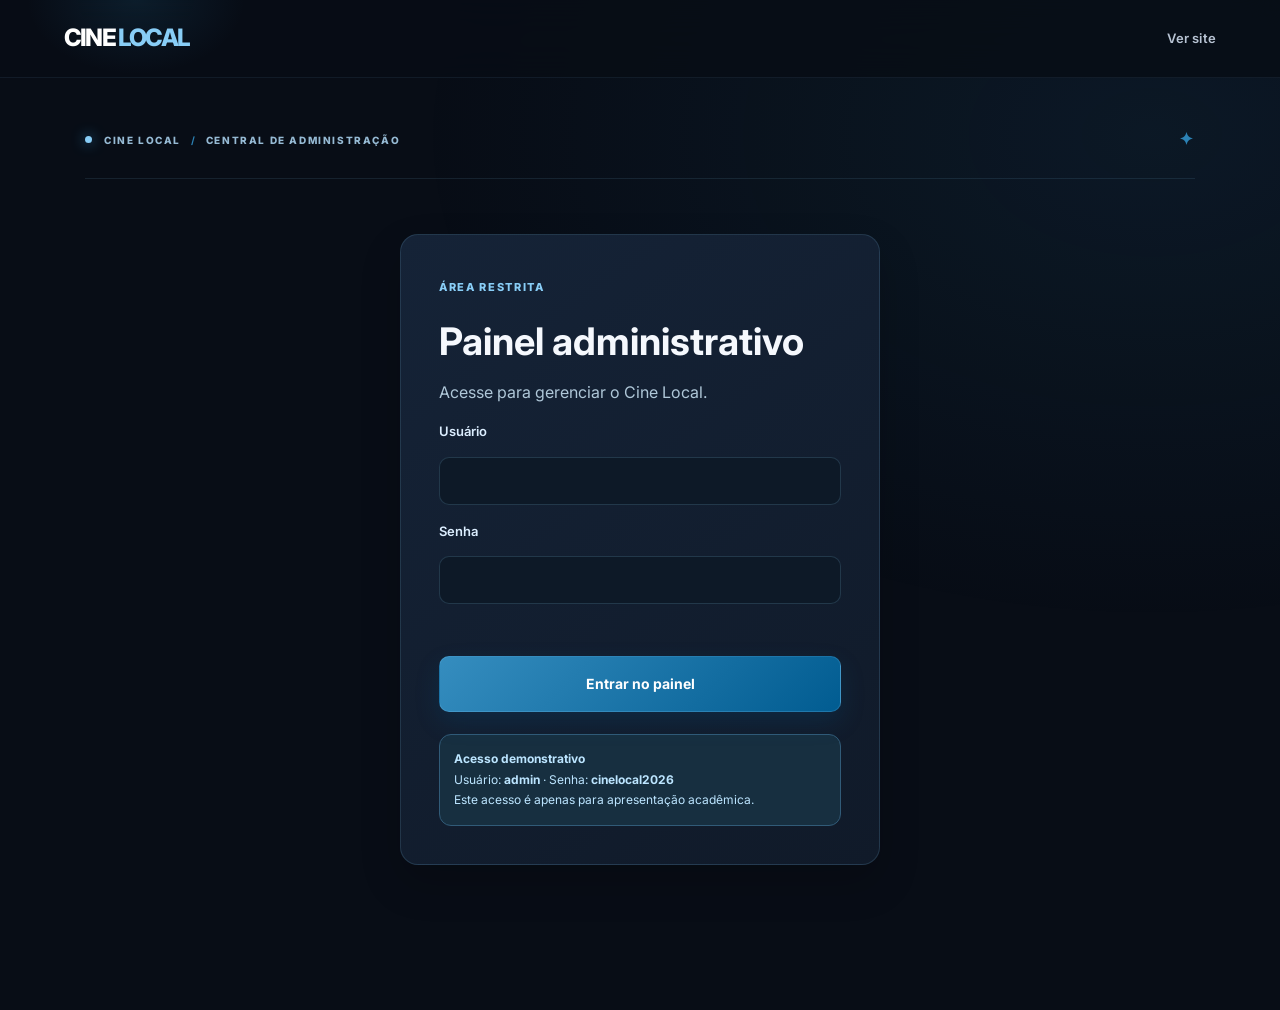
<file: admin.html>
<!DOCTYPE html>

<html lang="pt-BR">
<head>
<meta charset="utf-8"/>
<meta content="width=device-width, initial-scale=1.0" name="viewport"/>
<title>
   Administração | Cine Local
  </title>
<link href="style.css" rel="stylesheet"/>
<link href="https://fonts.googleapis.com" rel="preconnect"/>
<link crossorigin="" href="https://fonts.gstatic.com" rel="preconnect"/>
<link href="https://fonts.googleapis.com/css2?family=Inter:wght@400;500;600;700;800&amp;display=swap" rel="stylesheet"/>
<meta content="#071521" name="theme-color"/>
</head>
<body class="admin-body cinema-theme">
<header class="header admin-header">
<a class="logo" href="index.html">
    CINE
    <span>
     LOCAL
    </span>
</a>
<nav>
<a href="index.html">
     Ver site
    </a>
<button class="btn-login" hidden="" id="sair-admin" type="button">
     Sair
    </button>
</nav>
<span aria-hidden="true" class="header-glow"></span></header>
<main class="admin-main"><div class="subpage-ribbon"><span class="live-dot"></span><span> CINE LOCAL <b> / </b> CENTRAL DE ADMINISTRAÇÃO</span><i aria-hidden="true">✦</i></div>
<section class="admin-login-card" id="admin-login">
<span class="tag">
     ÁREA RESTRITA
    </span>
<h1>
     Painel administrativo
    </h1>
<p>
     Acesse para gerenciar o Cine Local.
    </p>
<form class="admin-form" id="form-admin-login">
<label for="admin-usuario">
      Usuário
     </label>
<input autocomplete="username" id="admin-usuario" required=""/>
<label for="admin-senha">
      Senha
     </label>
<input autocomplete="current-password" id="admin-senha" required="" type="password"/>
<p aria-live="polite" class="admin-message" id="admin-login-msg">
</p>
<button class="btn-primary" type="submit">
      Entrar no painel
     </button>
</form>
<div class="admin-demo-note">
<strong>
      Acesso demonstrativo
     </strong>
<br/>
     Usuário:
     <b>
      admin
     </b>
     · Senha:
     <b>
      cinelocal2026
     </b>
<br/>
     Este acesso é apenas para apresentação acadêmica.
    </div>
</section>
<section class="hidden" id="admin-app">
<div class="admin-welcome">
<div>
<span class="tag">
       CENTRAL DE CONTROLE
      </span>
<h1>
       Painel administrativo
      </h1>
<p>
       Gerencie filmes, sessões e acompanhe as vendas.
      </p>
</div>
<span class="admin-live">
      ● Ambiente local
     </span>
</div>
<nav aria-label="Seções administrativas" class="admin-tabs">
<button class="active" data-tab="dashboard">
      Visão geral
     </button>
<button data-tab="filmes">
      Filmes
     </button>
<button data-tab="programacao">
      Programação
     </button>
<button data-tab="reservas">
      Reservas
     </button>
<button data-tab="relatorios">
      Relatórios
     </button>
</nav>
<section class="admin-tab-content" id="tab-dashboard">
<div class="admin-stats" id="admin-stats">
</div>
<div class="admin-panel">
<div class="admin-panel-heading">
<div>
<h2>
         Vendas recentes
        </h2>
<p>
         Últimos pedidos registrados neste navegador.
        </p>
</div>
<button class="admin-secondary" data-go="reservas">
        Ver todas
       </button>
</div>
<div id="dashboard-recentes">
</div>
</div>
</section>
<section class="admin-tab-content hidden" id="tab-filmes">
<div class="admin-panel">
<div class="admin-panel-heading">
<div>
<h2>
         Catálogo de filmes
        </h2>
<p>
         Adicione, edite ou remova títulos do catálogo.
        </p>
</div>
<button class="btn-primary admin-add" id="novo-filme">
        + Novo filme
       </button>
</div>
<form class="admin-edit-form hidden" id="form-filme">
<h3 id="form-filme-titulo">
        Novo filme
       </h3>
<input id="filme-id" type="hidden"/>
<div class="admin-form-grid">
<label>
         Nome do filme
         <input id="filme-nome" required=""/>
</label>
<label>
         Gênero
         <input id="filme-genero" required=""/>
</label>
<label>
         Classificação
         <input id="filme-classificacao" value="A definir"/>
</label>
<label>
         URL do pôster
         <input id="filme-poster" placeholder="https://..." type="url"/>
</label>
<label class="admin-full">
         Sinopse
         <textarea id="filme-sinopse" required="" rows="3"></textarea>
</label>
<label class="admin-full">
         Link do trailer
         <input id="filme-trailer" placeholder="https://..." type="url"/>
</label>
</div>
<div class="admin-form-actions">
<button class="btn-primary" type="submit">
         Salvar filme
        </button>
<button class="admin-secondary" id="cancelar-filme" type="button">
         Cancelar
        </button>
</div>
</form>
<div class="admin-movie-list" id="admin-lista-filmes">
</div>
</div>
</section>
<section class="admin-tab-content hidden" id="tab-programacao">
<div class="admin-panel">
<h2>
       Programação da sala
      </h2>
<p>
       Defina o horário de exibição de cada filme. A programação é diária e considera uma única sala.
      </p>
<form id="form-programacao">
<div class="admin-schedule-list" id="admin-horarios">
</div>
<button class="btn-primary" type="submit">
        Salvar programação
       </button>
<p aria-live="polite" class="admin-message" id="programacao-msg">
</p>
</form>
</div>
</section>
<section class="admin-tab-content hidden" id="tab-reservas">
<div class="admin-panel">
<div class="admin-panel-heading">
<div>
<h2>
         Reservas e pedidos
        </h2>
<p>
         Compras confirmadas registradas no armazenamento local.
        </p>
</div>
</div>
<div class="admin-table-wrap" id="admin-tabela-reservas">
</div>
</div>
</section>
<section class="admin-tab-content hidden" id="tab-relatorios">
<div class="admin-panel">
<h2>
       Relatórios
      </h2>
<p>
       Resumo calculado a partir dos pedidos salvos neste navegador.
      </p>
<div class="admin-report-grid" id="admin-relatorios">
</div>
<div class="admin-panel-heading admin-report-heading">
<h3>
        Vendas por filme
       </h3>
</div>
<div id="admin-vendas-filmes">
</div>
</div>
</section>
<p class="admin-footnote">
     Os dados são armazenados neste navegador (localStorage). Para uso real com vários clientes, será necessário conectar um banco de dados e autenticação segura.
    </p>
</section>
</main>
<script src="shared.js"></script>
<script src="admin.js">
</script>
</body>
</html>
</file>
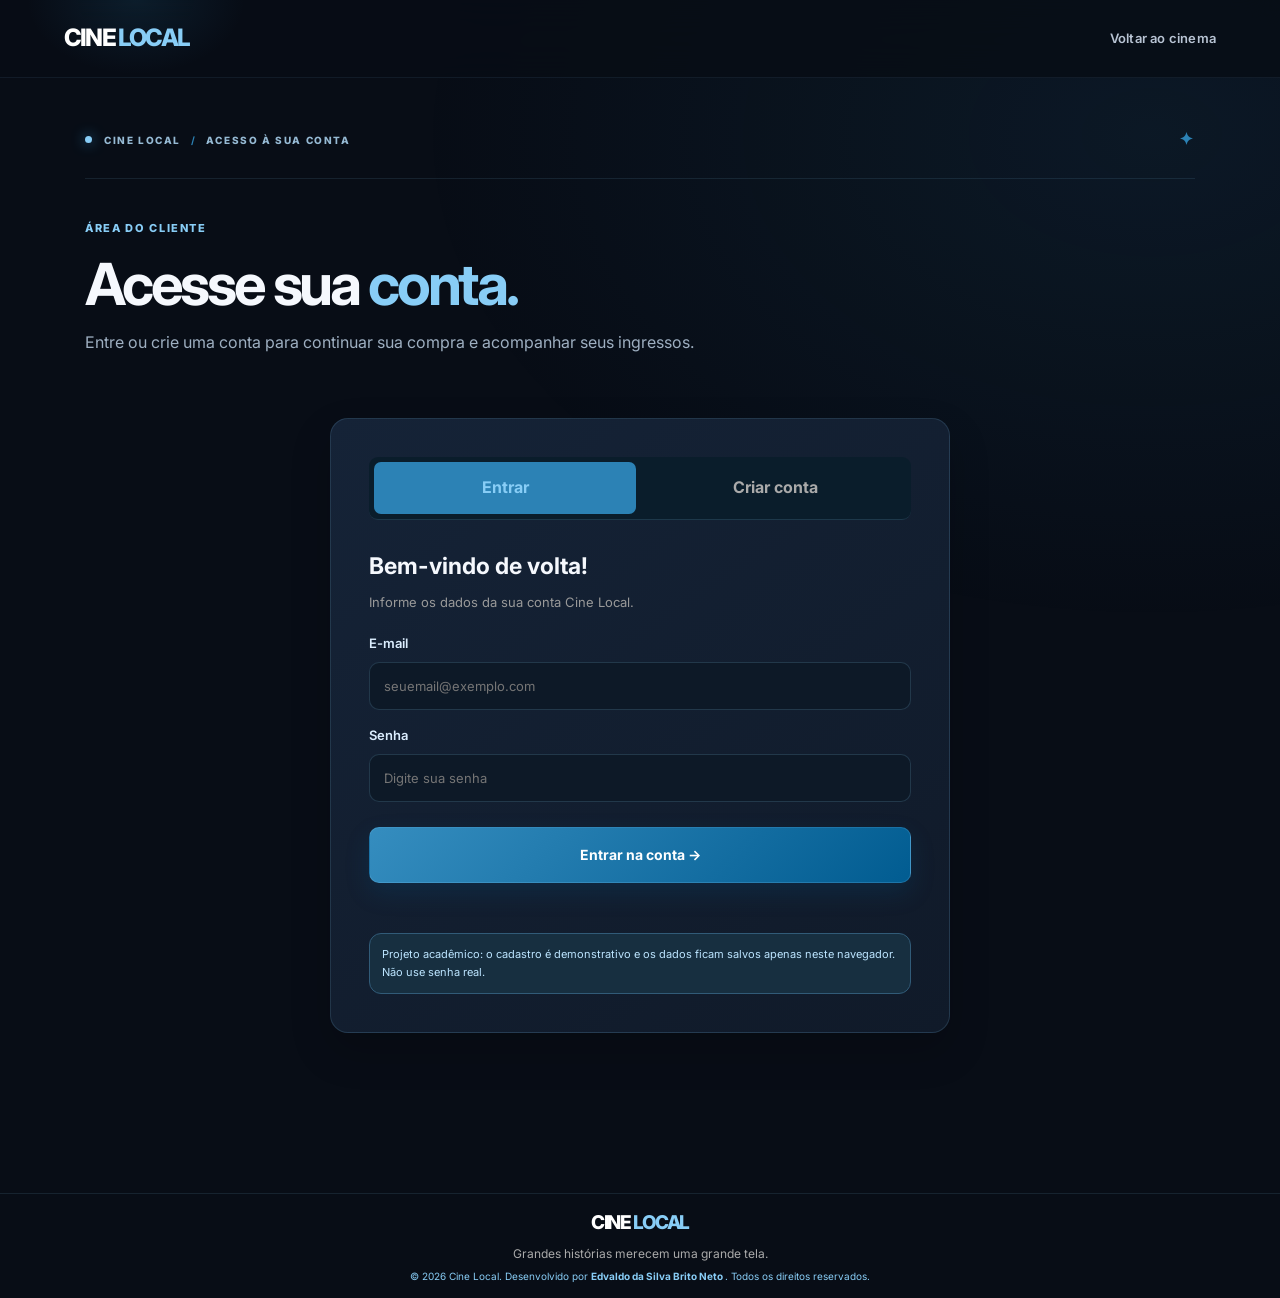
<file: checkout.html>
<!DOCTYPE html>

<html lang="pt-BR">
<head>
<meta charset="utf-8"/>
<meta content="width=device-width, initial-scale=1.0" name="viewport"/>
<title>
   Finalizar compra | Cine Local
  </title>
<link href="style.css" rel="stylesheet"/>
<link href="https://fonts.googleapis.com" rel="preconnect"/>
<link crossorigin="" href="https://fonts.gstatic.com" rel="preconnect"/>
<link href="https://fonts.googleapis.com/css2?family=Inter:wght@400;500;600;700;800&amp;display=swap" rel="stylesheet"/>
<meta content="#071521" name="theme-color"/>
</head>
<body class="checkout-body cinema-theme">
<header class="header">
<a class="logo" href="index.html">
    CINE
    <span>
     LOCAL
    </span>
</a>
<nav>
<a href="index.html">
     Voltar ao cinema
    </a>
</nav>
<span aria-hidden="true" class="header-glow"></span></header>
<main class="checkout-main"><div class="subpage-ribbon"><span class="live-dot"></span><span> CINE LOCAL <b> / </b> SUA SESSÃO ESTÁ CHEGANDO</span><i aria-hidden="true">✦</i></div>
<section class="checkout-layout" id="checkout-conteudo">
<div class="checkout-intro">
<span class="tag">
      ÚLTIMA ETAPA
     </span>
<h1>
      Finalize sua
      <span>
       compra.
      </span>
</h1>
<p>
      Confira seus dados e escolha como deseja simular o pagamento.
     </p>
</div>
<div class="checkout-grid">
<form class="checkout-form" id="form-checkout">
<section class="checkout-card">
<div class="checkout-card-heading">
<span class="checkout-step">
         1
        </span>
<div>
<h2>
          Seus dados
         </h2>
<p>
          Precisamos dessas informações para identificar seu ingresso.
         </p>
</div>
</div>
<label for="nome">
        Nome completo
       </label>
<input autocomplete="name" id="nome" minlength="3" name="nome" placeholder="Digite seu nome completo" required="" type="text"/>
<div class="checkout-fields-two">
<div>
<label for="cpf">
          CPF
         </label>
<input id="cpf" inputmode="numeric" maxlength="14" name="cpf" placeholder="000.000.000-00" required="" type="text"/>
</div>
<div>
<label for="email">
          E-mail
         </label>
<input autocomplete="email" id="email" name="email" placeholder="seuemail@exemplo.com" required="" type="email"/>
</div>
</div>
</section>
<section class="checkout-card">
<div class="checkout-card-heading">
<span class="checkout-step">
         2
        </span>
<div>
<h2>
          Forma de pagamento
         </h2>
<p>
          Escolha uma opção para a simulação acadêmica.
         </p>
</div>
</div>
<div class="payment-options">
<label class="payment-option">
<input checked="" name="pagamento" type="radio" value="PIX"/>
<span class="payment-icon">
          ▦
         </span>
<span>
<strong>
           PIX
          </strong>
<small>
           Confirmação simulada imediata
          </small>
</span>
<span class="payment-check">
          ✓
         </span>
</label>
<label class="payment-option">
<input name="pagamento" type="radio" value="Cartão de crédito"/>
<span class="payment-icon">
          ▣
         </span>
<span>
<strong>
           Cartão de crédito
          </strong>
<small>
           Pagamento fictício para demonstração
          </small>
</span>
<span class="payment-check">
          ✓
         </span>
</label>
</div>
<div class="simulation-notice">
<strong>
         Ambiente de demonstração.
        </strong>
        Nenhuma cobrança real será feita e nenhum dado bancário será solicitado.
       </div>
</section>
<label class="terms-check">
<input id="termos" required="" type="checkbox"/>
<span>
        Confirmo que os dados informados estão corretos e entendo que este é um pagamento simulado.
       </span>
</label>
<button class="btn-primary checkout-submit" type="submit">
       Confirmar compra simulada
       <span>
        →
       </span>
</button>
<a class="checkout-back" href="index.html?voltar=assentos">
       ← Voltar e alterar os assentos
      </a>
</form>
<aside class="order-summary checkout-card">
<span class="tag">
       SEU PEDIDO
      </span>
<h2>
       Resumo da compra
      </h2>
<div class="order-film">
<div class="order-film-icon">
        ▶
       </div>
<div>
<strong id="pedido-filme">
         Carregando...
        </strong>
<small id="pedido-sessao">
         Sessão
        </small>
</div>
</div>
<div class="order-line">
<span>
        Cadeiras
       </span>
<strong id="pedido-cadeiras">
        -
       </strong>
</div>
<div class="order-line">
<span>
        Quantidade
       </span>
<strong id="pedido-quantidade">
        0
       </strong>
</div>
<div class="order-line">
<span>
        Valor por ingresso
       </span>
<strong id="pedido-unitario">
        R$ 0,00
       </strong>
</div>
<div class="order-total">
<span>
        Total
       </span>
<strong id="pedido-total">
        R$ 0,00
       </strong>
</div>
<p class="order-footnote">
       Seus assentos só serão marcados como ocupados após a confirmação desta simulação.
      </p>
</aside>
</div>
</section>
<section class="success-card hidden" id="compra-sucesso">
<div class="success-symbol">
     ✓
    </div>
<span class="tag">
     COMPRA CONCLUÍDA
    </span>
<h1>
     Ingresso
     <span>
      confirmado!
     </span>
</h1>
<p class="success-message">
     Sua compra foi registrada nesta demonstração do Cine Local.
    </p>
<div class="digital-ticket">
<div class="ticket-top">
<div>
<span class="ticket-label">
        CINE LOCAL
       </span>
<h2 id="ticket-filme">
        Filme
       </h2>
<p id="ticket-sessao">
        Data e sessão
       </p>
</div>
<span class="ticket-status">
       CONFIRMADO
      </span>
</div>
<div class="ticket-divider">
</div>
<div class="ticket-details">
<div>
<small>
        CLIENTE
       </small>
<strong id="ticket-cliente">
        -
       </strong>
</div>
<div>
<small>
        CADEIRAS
       </small>
<strong id="ticket-cadeiras">
        -
       </strong>
</div>
<div>
<small>
        PAGAMENTO
       </small>
<strong id="ticket-pagamento">
        -
       </strong>
</div>
<div>
<small>
        TOTAL
       </small>
<strong id="ticket-total">
        -
       </strong>
</div>
</div>
<div class="ticket-code-area">
<div class="ticket-code" id="ticket-code">
       CL-000000
      </div>
<small>
       APRESENTE ESTE CÓDIGO NA BILHETERIA
      </small>
</div>
</div>
<p class="demo-warning">
     Este é um ingresso demonstrativo. O código não representa uma compra real nem garante entrada no cinema.
    </p>
<a class="btn-primary success-home" href="index.html">
     Voltar ao início
    </a>
</section>
</main>
<footer>
<div class="logo">
    CINE
    <span>
     LOCAL
    </span>
</div>
<p>
    Grandes histórias merecem uma grande tela.
   </p>
<small>
    © 2026 Cine Local. Desenvolvido por
    <strong>
     Edvaldo da Silva Brito Neto
    </strong>
    . Todos os direitos reservados.
   </small>
</footer>
<script src="shared.js"></script>
<script src="checkout.js">
</script>
</body>
</html>
</file>
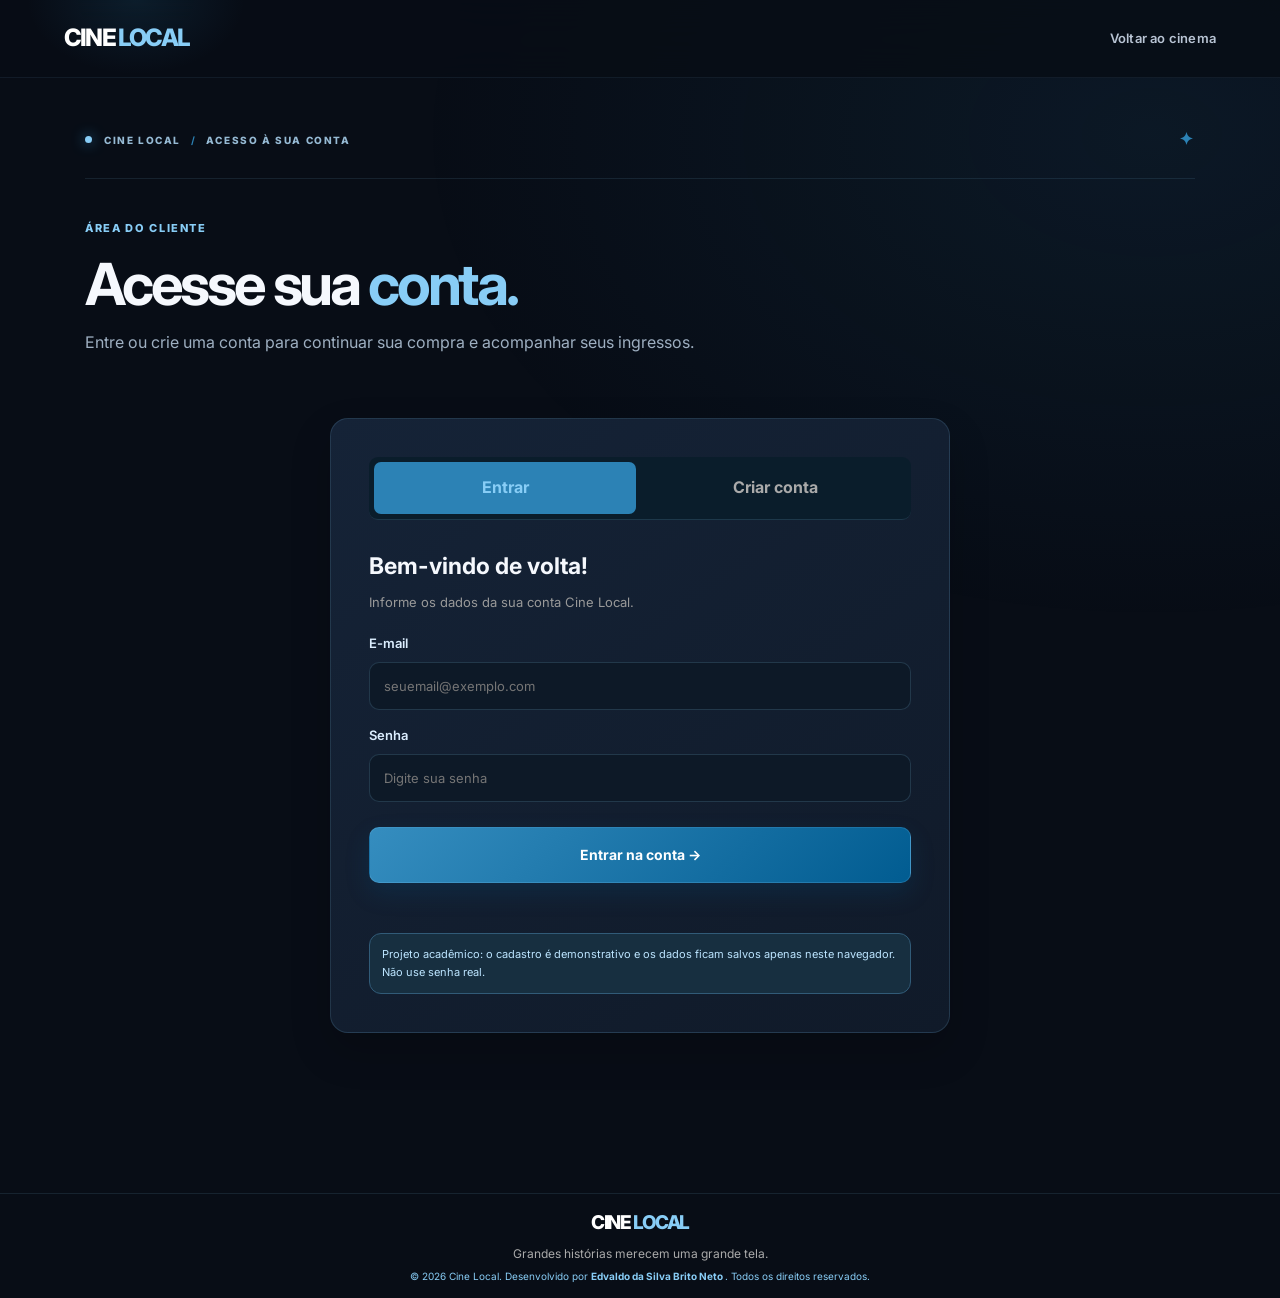
<file: conta.html>
<!DOCTYPE html>

<html lang="pt-BR">
<head>
<meta charset="utf-8"/>
<meta content="width=device-width, initial-scale=1.0" name="viewport"/>
<title>
   Minha conta | Cine Local
  </title>
<link href="style.css" rel="stylesheet"/>
<link href="https://fonts.googleapis.com" rel="preconnect"/>
<link crossorigin="" href="https://fonts.gstatic.com" rel="preconnect"/>
<link href="https://fonts.googleapis.com/css2?family=Inter:wght@400;500;600;700;800&amp;display=swap" rel="stylesheet"/>
<meta content="#071521" name="theme-color"/>
</head>
<body class="checkout-body cinema-theme">
<header class="header">
<a class="logo" href="index.html">
    CINE
    <span>
     LOCAL
    </span>
</a>
<nav>
<a href="index.html">
     Voltar ao cinema
    </a>
</nav>
<span aria-hidden="true" class="header-glow"></span></header>
<main class="checkout-main account-main"><div class="subpage-ribbon"><span class="live-dot"></span><span> CINE LOCAL <b> / </b> ACESSO À SUA CONTA</span><i aria-hidden="true">✦</i></div>
<section class="checkout-intro">
<span class="tag">
     ÁREA DO CLIENTE
    </span>
<h1>
     Acesse sua
     <span>
      conta.
     </span>
</h1>
<p>
     Entre ou crie uma conta para continuar sua compra e acompanhar seus ingressos.
    </p>
</section>
<section class="checkout-card account-card">
<div class="account-tabs">
<button class="account-tab active" id="tab-login" type="button">
      Entrar
     </button>
<button class="account-tab" id="tab-cadastro" type="button">
      Criar conta
     </button>
</div>
<form class="account-form" id="form-login">
<h2>
      Bem-vindo de volta!
     </h2>
<p>
      Informe os dados da sua conta Cine Local.
     </p>
<label for="login-email">
      E-mail
     </label>
<input autocomplete="email" id="login-email" name="email" placeholder="seuemail@exemplo.com" required="" type="email"/>
<label for="login-senha">
      Senha
     </label>
<input autocomplete="current-password" id="login-senha" name="senha" placeholder="Digite sua senha" required="" type="password"/>
<button class="btn-primary account-submit" type="submit">
      Entrar na conta →
     </button>
</form>
<form class="account-form hidden" id="form-cadastro">
<h2>
      Crie sua conta
     </h2>
<p>
      Faça seu cadastro para comprar e consultar seus ingressos.
     </p>
<label for="cadastro-nome">
      Nome completo
     </label>
<input autocomplete="name" id="cadastro-nome" minlength="3" name="nome" placeholder="Seu nome completo" required="" type="text"/>
<label for="cadastro-email">
      E-mail
     </label>
<input autocomplete="email" id="cadastro-email" name="email" placeholder="seuemail@exemplo.com" required="" type="email"/>
<label for="cadastro-cpf">
      CPF
     </label>
<input id="cadastro-cpf" inputmode="numeric" maxlength="14" name="cpf" placeholder="000.000.000-00" required="" type="text"/>
<label for="cadastro-senha">
      Senha
     </label>
<input autocomplete="new-password" id="cadastro-senha" minlength="6" name="senha" placeholder="Crie uma senha (mínimo 6 caracteres)" required="" type="password"/>
<label for="cadastro-confirmar">
      Confirmar senha
     </label>
<input autocomplete="new-password" id="cadastro-confirmar" minlength="6" name="confirmar" placeholder="Digite a senha novamente" required="" type="password"/>
<button class="btn-primary account-submit" type="submit">
      Criar minha conta →
     </button>
</form>
<p aria-live="polite" class="account-message" id="mensagem-conta">
</p>
<p class="account-notice">
     Projeto acadêmico: o cadastro é demonstrativo e os dados ficam salvos apenas neste navegador. Não use senha real.
    </p>
</section>
</main>
<footer>
<div class="logo">
    CINE
    <span>
     LOCAL
    </span>
</div>
<p>
    Grandes histórias merecem uma grande tela.
   </p>
<small>
    © 2026 Cine Local. Desenvolvido por
    <strong>
     Edvaldo da Silva Brito Neto
    </strong>
    . Todos os direitos reservados.
   </small>
</footer>
<script src="shared.js"></script>
<script src="conta.js">
</script>
</body>
</html>
</file>
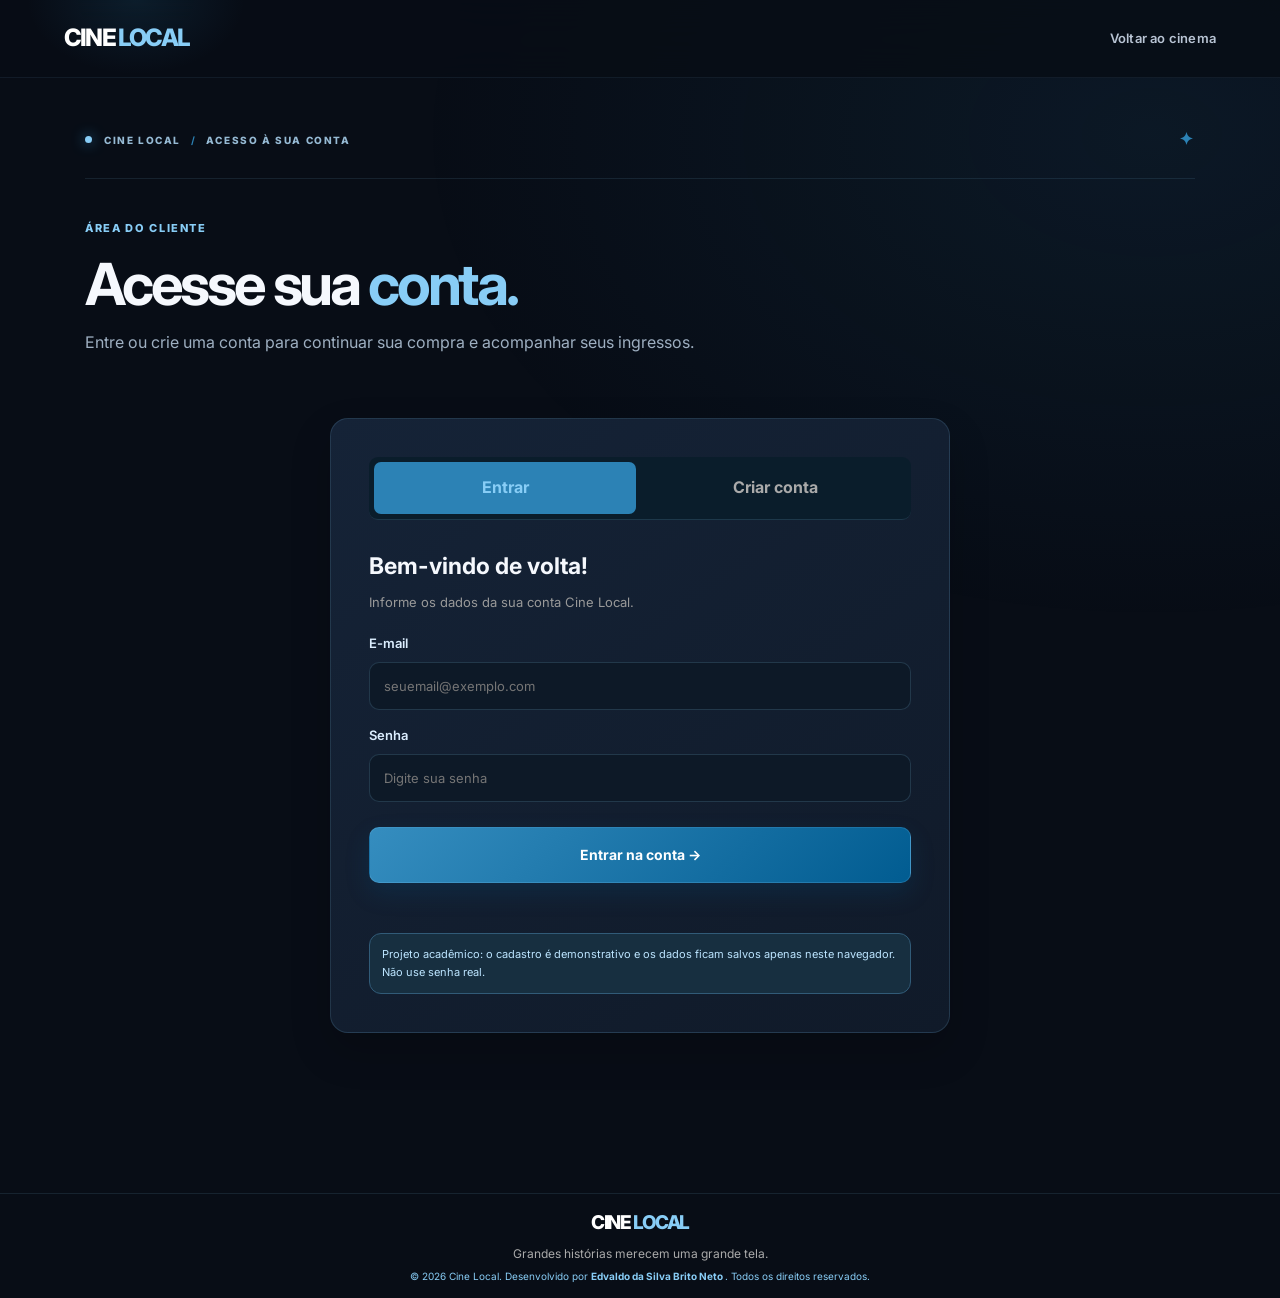
<file: meus-ingressos.html>
<!DOCTYPE html>

<html lang="pt-BR">
<head>
<meta charset="utf-8"/>
<meta content="width=device-width, initial-scale=1.0" name="viewport"/>
<title>
   Meus ingressos | Cine Local
  </title>
<link href="style.css" rel="stylesheet"/>
<link href="https://fonts.googleapis.com" rel="preconnect"/>
<link crossorigin="" href="https://fonts.gstatic.com" rel="preconnect"/>
<link href="https://fonts.googleapis.com/css2?family=Inter:wght@400;500;600;700;800&amp;display=swap" rel="stylesheet"/>
<meta content="#071521" name="theme-color"/>
</head>
<body class="checkout-body cinema-theme">
<header class="header">
<a class="logo" href="index.html">
    CINE
    <span>
     LOCAL
    </span>
</a>
<nav>
<a href="index.html">
     Voltar ao cinema
    </a>
<button class="btn-login" id="btn-sair" type="button">
     Sair
    </button>
</nav>
<span aria-hidden="true" class="header-glow"></span></header>
<main class="checkout-main tickets-main"><div class="subpage-ribbon"><span class="live-dot"></span><span> CINE LOCAL <b> / </b> SEUS INGRESSOS</span><i aria-hidden="true">✦</i></div>
<section class="checkout-intro">
<span class="tag">
     ÁREA DO CLIENTE
    </span>
<h1>
     Meus
     <span>
      ingressos.
     </span>
</h1>
<p id="boas-vindas">
     Consulte suas compras realizadas no Cine Local.
    </p>
</section>
<section class="tickets-list" id="lista-ingressos">
</section>
</main>
<footer>
<div class="logo">
    CINE
    <span>
     LOCAL
    </span>
</div>
<p>
    Grandes histórias merecem uma grande tela.
   </p>
<small>
    © 2026 Cine Local. Desenvolvido por
    <strong>
     Edvaldo da Silva Brito Neto
    </strong>
    . Todos os direitos reservados.
   </small>
</footer>
<script src="shared.js"></script>
<script src="meus-ingressos.js">
</script>
</body>
</html>
</file>
<file: style.css>
:root  {
  --background: #071521;
  --surface: #10283A;
  --blue: #2C82B5;
  --white: #ffffff;
  --muted: #AFC7D8;
}
*  {
  margin: 0;
  padding: 0;
  box-sizing: border-box;
}
html  {
  scroll-behavior: smooth;
}
body  {
  background: var(--background);
  color: var(--white);
  font-family: 'Inter', sans-serif;
  padding-top: 82px;
  padding-bottom: 115px;
  min-height: 100vh;
}
button  {
  font-family: inherit;
  cursor: pointer;
}
.hidden  {
  display: none !important;
}
.header  {
  min-height: 82px;
  padding: 0 8%;
  display: flex;
  justify-content: space-between;
  align-items: center;
  background: #0B263A;
  border-bottom: 1px solid #1B3B52;
  position: fixed;
  top: 0;
  left: 0;
  width: 100%;
  z-index: 1000;
}
.logo  {
  font-size: 25px;
  font-weight: 800;
  letter-spacing: -1px;
  color: white;
  text-decoration: none;
}
.logo span  {
  color: var(--blue);
}
nav  {
  display: flex;
  align-items: center;
  gap: 32px;
}
nav a  {
  text-decoration: none;
  color: #DCEEFF;
  font-size: 14px;
  transition: .3s;
}
nav a:hover  {
  color: var(--blue);
}
.btn-login  {
  background: var(--blue);
  color: white;
  border: 0;
  padding: 12px 23px;
  border-radius: 7px;
  font-weight: 700;
  transition: .3s;
}
.btn-login:hover  {
  background: #015C91;
}
.hero  {
  min-height: 610px;
  padding: 100px 10%;
  display: flex;
  align-items: center;
  justify-content: space-between;
  background: radial-gradient(ellipse at 80% 50%, #063A5B 0%, transparent 45%), linear-gradient(120deg, #071521, #0A2030);
}
.hero-content  {
  max-width: 610px;
}
.tag  {
  color: var(--blue);
  font-size: 11px;
  font-weight: 800;
  letter-spacing: 2px;
}
.hero h1  {
  font-size: clamp(40px, 6vw, 68px);
  line-height: 1.12;
  margin: 23px 0;
  letter-spacing: -2px;
}
.hero h1 span, .checkout-intro h1 span, .success-card h1 span, .empty-checkout h1 span  {
  color: var(--blue);
}
.hero p  {
  color: #bbb;
  font-size: 16px;
  line-height: 1.9;
  max-width: 500px;
}
.btn-primary  {
  display: inline-block;
  background: var(--blue);
  border: 0;
  color: white;
  padding: 16px 25px;
  border-radius: 7px;
  font-size: 14px;
  font-weight: 700;
  margin-top: 30px;
  transition: .3s;
  text-decoration: none;
  text-align: center;
}
.btn-primary:hover:not(:disabled)  {
  background: #015C91;
  transform: translateY(-3px);
}
.btn-primary:disabled  {
  opacity: .4;
  cursor: not-allowed;
}
.hero-decoration  {
  width: 240px;
  height: 240px;
  border: 1px solid #2C82B5;
  border-radius: 50%;
  display: grid;
  place-items: center;
  background: #2C82B515;
  box-shadow: 0 0 90px #2C82B520;
  font-size: 65px;
  color: var(--blue);
}
.filmes-section  {
  padding: 80px 8%;
  min-height: 550px;
}
.section-heading  {
  margin-bottom: 38px;
}
.section-heading h2  {
  font-size: 36px;
  margin: 12px 0;
}
.section-heading p  {
  color: var(--muted);
  margin-top: 10px;
}
.filmes-grid  {
  display: grid;
  grid-template-columns: repeat(3, minmax(0, 1fr));
  gap: 28px;
}
.filme-card  {
  background: var(--surface);
  border-radius: 12px;
  overflow: hidden;
  border: 1px solid #1B3B52;
  transition: .3s;
}
.filme-card:hover  {
  transform: translateY(-7px);
  border-color: #88CDF6;
}
.filme-poster  {
  height: 430px;
  width: 100%;
  overflow: hidden;
  background: #10283A;
}
.filme-poster img  {
  width: 100%;
  height: 100%;
  display: block;
  object-fit: cover;
  object-position: center top;
  transition: transform .4s ease;
}
.filme-card:hover .filme-poster img  {
  transform: scale(1.04);
}
.poster-erro  {
  background: linear-gradient(135deg, #123B56, #071521);
}
.filme-info  {
  padding: 22px;
}
.filme-info h3  {
  font-size: 18px;
}
.filme-info p  {
  color: var(--muted);
  font-size: 13px;
  margin: 10px 0 20px;
}
.btn-detalhes  {
  width: 100%;
  padding: 13px;
  background: transparent;
  color: white;
  border: 1px solid var(--blue);
  border-radius: 6px;
  font-weight: 700;
  transition: .3s;
}
.btn-detalhes:hover  {
  background: var(--blue);
}
.detalhes  {
  padding: 60px 10%;
  min-height: 500px;
}
.btn-voltar  {
  background: transparent;
  color: white;
  border: 0;
  margin-bottom: 30px;
  font-size: 15px;
}
.btn-voltar:hover  {
  color: var(--blue);
}
.detalhes-conteudo  {
  background: var(--surface);
  padding: 35px;
  border-radius: 12px;
}
.detalhes-conteudo h2  {
  font-size: 36px;
  margin: 12px 0 20px;
}
.detalhes-conteudo h3  {
  margin: 25px 0 10px;
}
.detalhes-conteudo p  {
  color: #bbb;
  line-height: 1.8;
  margin-bottom: 15px;
}
.btn-trailer  {
  display: inline-block;
  margin-top: 15px;
  padding: 14px 22px;
  background: var(--blue);
  color: white;
  text-decoration: none;
  border-radius: 6px;
}
.btn-trailer:hover  {
  background: #015C91;
}
.sessoes  {
  display: flex;
  flex-wrap: wrap;
  gap: 12px;
  margin-top: 18px;
}
.btn-sessao  {
  padding: 14px 24px;
  border: 1px solid var(--blue);
  background: transparent;
  color: white;
  border-radius: 7px;
  font-weight: 700;
  transition: .3s;
}
.btn-sessao:hover  {
  background: var(--blue);
}
.assentos-section  {
  padding: 60px 8%;
  min-height: 650px;
}
.assentos-section .section-heading  {
  text-align: center;
  margin-bottom: 35px;
}
.assentos-section .section-heading h2  {
  font-size: 34px;
}
.assentos-section .section-heading p  {
  margin-top: 12px;
}
.sala-container  {
  max-width: 850px;
  margin: auto;
  padding: 35px 25px;
  background: var(--surface);
  border: 1px solid #1B3B52;
  border-radius: 15px;
}
.tela-cinema  {
  max-width: 580px;
  height: 45px;
  margin: 0 auto 15px;
  display: flex;
  justify-content: center;
  align-items: center;
  background: linear-gradient(90deg, transparent, #2C82B5, transparent);
  border-radius: 50% 50% 5px 5px;
  box-shadow: 0 12px 25px #2C82B525;
}
.tela-cinema span  {
  font-size: 12px;
  font-weight: 800;
  letter-spacing: 4px;
}
.orientacao  {
  text-align: center;
  color: var(--muted);
  font-size: 12px;
  margin-bottom: 35px;
}
.mapa-assentos  {
  max-width: 650px;
  margin: auto;
  display: grid;
  grid-template-columns: repeat(10, minmax(0, 1fr));
  gap: 13px 9px;
}
.assento  {
  aspect-ratio: 1 / 1;
  border: none;
  border-radius: 7px 7px 4px 4px;
  background: #286a48;
  color: white;
  font-size: 12px;
  font-weight: 700;
  transition: .2s;
  box-shadow: inset 0 -4px 0 #17442e;
}
.assento:hover:not(:disabled)  {
  transform: translateY(-4px);
  background: #369765;
}
.assento.selecionado  {
  background: var(--blue);
  box-shadow: inset 0 -4px 0 #015C91;
  outline: 2px solid #BCE5FF;
}
.assento.ocupado  {
  background: #555;
  box-shadow: inset 0 -4px 0 #29465C;
  color: #aaa;
  cursor: not-allowed;
  opacity: .7;
}
.legenda  {
  display: flex;
  justify-content: center;
  gap: 25px;
  flex-wrap: wrap;
  margin-top: 35px;
}
.legenda div  {
  display: flex;
  align-items: center;
  gap: 8px;
  font-size: 12px;
  color: #ccc;
}
.legenda-cor  {
  width: 14px;
  height: 14px;
  display: inline-block;
  border-radius: 4px;
}
.legenda-cor.disponivel  {
  background: #286a48;
}
.legenda-cor.selecionada  {
  background: var(--blue);
}
.legenda-cor.ocupada  {
  background: #555;
}
.resumo-compra  {
  max-width: 850px;
  margin: 25px auto 0;
  padding: 28px;
  background: var(--surface);
  border: 1px solid #1B3B52;
  border-radius: 12px;
}
.resumo-compra h3  {
  font-size: 20px;
  margin-bottom: 22px;
}
.resumo-linha  {
  display: flex;
  justify-content: space-between;
  gap: 15px;
  margin: 15px 0;
  color: #bbb;
  font-size: 14px;
}
.resumo-linha strong  {
  color: white;
  text-align: right;
}
.resumo-total  {
  border-top: 1px solid #29465C;
  margin-top: 20px;
  padding-top: 20px;
  display: flex;
  justify-content: space-between;
  align-items: center;
  font-size: 16px;
}
.resumo-total strong  {
  color: #42c77a;
  font-size: 25px;
}
.btn-continuar  {
  width: 100%;
}
footer  {
  position: fixed;
  bottom: 0;
  left: 0;
  width: 100%;
  min-height: 115px;
  z-index: 1000;
  padding: 12px 8%;
  background: #0B263A;
  border-top: 1px solid #1B3B52;
  text-align: center;
  display: flex;
  flex-direction: column;
  align-items: center;
  justify-content: center;
}
footer .logo  {
  font-size: 19px;
}
footer p  {
  color: #aaa;
  margin: 5px 0;
  font-size: 12px;
}
footer small  {
  color: #88CDF6;
  font-size: 10px;
}
footer small strong  {
  color: var(--blue);
  font-weight: 700;
}
/* FINALIZAÇÃO DA COMPRA */
.checkout-body  {
  padding-bottom: 145px;
}
.checkout-main  {
  width: min(1120px, 88%);
  margin: 55px auto 70px;
}
.checkout-intro  {
  margin-bottom: 32px;
}
.checkout-intro h1, .success-card h1, .empty-checkout h1  {
  font-size: clamp(36px, 5vw, 52px);
  letter-spacing: -1.8px;
  margin: 12px 0;
}
.checkout-intro p, .success-message  {
  color: #aaa;
  line-height: 1.7;
}
.checkout-grid  {
  display: grid;
  grid-template-columns: minmax(0, 1.55fr) minmax(280px, .85fr);
  gap: 25px;
  align-items: start;
}
.checkout-form  {
  display: flex;
  flex-direction: column;
  gap: 20px;
}
.checkout-card  {
  background: var(--surface);
  border: 1px solid #1B3B52;
  border-radius: 14px;
  padding: 28px;
}
.checkout-card-heading  {
  display: flex;
  align-items: center;
  gap: 14px;
  margin-bottom: 25px;
}
.checkout-step  {
  width: 35px;
  height: 35px;
  flex: 0 0 35px;
  border-radius: 50%;
  background: #2C82B520;
  color: var(--blue);
  display: grid;
  place-items: center;
  font-weight: 800;
}
.checkout-card-heading h2, .order-summary h2  {
  font-size: 20px;
  margin-bottom: 5px;
}
.checkout-card-heading p  {
  color: #888;
  font-size: 12px;
  line-height: 1.5;
}
.checkout-form label:not(.payment-option):not(.terms-check)  {
  display: block;
  color: #DCEEFF;
  font-size: 13px;
  font-weight: 600;
  margin: 15px 0 8px;
}
.checkout-form input[type="text"], .checkout-form input[type="email"]  {
  width: 100%;
  height: 48px;
  border-radius: 7px;
  border: 1px solid #31536B;
  background: #0A1D2B;
  color: white;
  padding: 0 14px;
  outline: none;
  font: inherit;
  font-size: 13px;
}
.checkout-form input:focus  {
  border-color: var(--blue);
  box-shadow: 0 0 0 3px #2C82B51c;
}
.checkout-fields-two  {
  display: grid;
  grid-template-columns: 1fr 1.2fr;
  gap: 15px;
}
.payment-options  {
  display: grid;
  gap: 12px;
}
.payment-option  {
  display: flex;
  align-items: center;
  gap: 13px;
  padding: 16px;
  border: 1px solid #31536B;
  border-radius: 9px;
  cursor: pointer;
  transition: .2s;
}
.payment-option:has(input:checked)  {
  border-color: var(--blue);
  background: #2C82B50d;
}
.payment-option input  {
  accent-color: var(--blue);
}
.payment-icon  {
  width: 38px;
  height: 38px;
  border-radius: 8px;
  display: grid;
  place-items: center;
  background: #1B3B52;
  color: var(--blue);
  font-size: 22px;
}
.payment-option strong, .payment-option small  {
  display: block;
}
.payment-option strong  {
  font-size: 14px;
}
.payment-option small  {
  color: #888;
  font-size: 11px;
  margin-top: 4px;
}
.payment-check  {
  margin-left: auto;
  color: var(--blue);
  opacity: 0;
  font-weight: 800;
}
.payment-option:has(input:checked) .payment-check  {
  opacity: 1;
}
.simulation-notice  {
  background: #172F40;
  border: 1px solid #315B78;
  color: #BCE5FF;
  border-radius: 8px;
  padding: 13px;
  font-size: 12px;
  line-height: 1.6;
  margin-top: 17px;
}
.simulation-notice strong  {
  color: #BCE5FF;
}
.terms-check  {
  display: flex;
  align-items: flex-start;
  gap: 10px;
  color: #aaa;
  font-size: 12px;
  line-height: 1.6;
  cursor: pointer;
}
.terms-check input  {
  margin-top: 3px;
  accent-color: var(--blue);
}
.checkout-submit  {
  width: 100%;
  margin-top: 0;
  font: inherit;
  font-size: 14px;
}
.checkout-back  {
  display: block;
  text-align: center;
  color: #999;
  font-size: 12px;
  text-decoration: none;
  margin-top: -5px;
}
.checkout-back:hover  {
  color: white;
}
.order-summary  {
  position: sticky;
  top: 105px;
}
.order-summary h2  {
  margin: 12px 0 22px;
}
.order-film  {
  display: flex;
  align-items: center;
  gap: 13px;
  padding: 16px 0 20px;
  border-bottom: 1px solid #29465C;
  margin-bottom: 15px;
}
.order-film-icon  {
  width: 45px;
  height: 55px;
  display: grid;
  place-items: center;
  border-radius: 6px;
  background: linear-gradient(145deg, #015C91, #10283A);
  color: var(--blue);
}
.order-film strong, .order-film small  {
  display: block;
}
.order-film strong  {
  font-size: 14px;
  line-height: 1.4;
}
.order-film small  {
  color: #888;
  margin-top: 5px;
  font-size: 11px;
}
.order-line  {
  display: flex;
  justify-content: space-between;
  gap: 12px;
  margin: 16px 0;
  color: #999;
  font-size: 12px;
}
.order-line strong  {
  color: #eee;
  text-align: right;
}
.order-total  {
  border-top: 1px solid #29465C;
  padding-top: 20px;
  margin-top: 22px;
  display: flex;
  justify-content: space-between;
  align-items: center;
}
.order-total span  {
  color: #DCEEFF;
  font-weight: 600;
}
.order-total strong  {
  color: #42c77a;
  font-size: 25px;
}
.order-footnote  {
  color: #88CDF6;
  font-size: 10px;
  line-height: 1.6;
  margin-top: 20px;
}
.success-card  {
  max-width: 720px;
  margin: 0 auto;
  text-align: center;
}
.success-symbol  {
  width: 65px;
  height: 65px;
  border-radius: 50%;
  background: #1d5839;
  color: #73e5a5;
  display: grid;
  place-items: center;
  font-size: 34px;
  font-weight: 800;
  margin: 0 auto 25px;
}
.digital-ticket  {
  text-align: left;
  margin: 35px auto 20px;
  background: #10283A;
  border: 1px solid #29465C;
  border-radius: 14px;
  overflow: hidden;
}
.ticket-top  {
  padding: 25px;
  display: flex;
  justify-content: space-between;
  align-items: flex-start;
  gap: 15px;
}
.ticket-label  {
  color: var(--blue);
  font-size: 10px;
  font-weight: 800;
  letter-spacing: 2px;
}
.ticket-top h2  {
  font-size: 23px;
  margin: 12px 0 7px;
}
.ticket-top p  {
  color: #aaa;
  font-size: 13px;
}
.ticket-status  {
  color: #73e5a5;
  border: 1px solid #286a48;
  border-radius: 30px;
  padding: 7px 10px;
  font-size: 9px;
  font-weight: 800;
  letter-spacing: 1px;
}
.ticket-divider  {
  border-top: 1px dashed #555;
}
.ticket-details  {
  padding: 22px 25px;
  display: grid;
  grid-template-columns: 1fr 1fr;
  gap: 22px;
}
.ticket-details small, .ticket-details strong  {
  display: block;
}
.ticket-details small  {
  color: #88CDF6;
  font-size: 9px;
  letter-spacing: 1px;
  margin-bottom: 7px;
}
.ticket-details strong  {
  color: #eee;
  font-size: 13px;
  overflow-wrap: anywhere;
}
.ticket-code-area  {
  text-align: center;
  border-top: 1px solid #29465C;
  padding: 22px;
}
.ticket-code  {
  display: inline-block;
  color: white;
  background: #071521;
  border: 1px dashed #88CDF6;
  border-radius: 7px;
  padding: 13px 24px;
  font-size: 23px;
  font-weight: 800;
  letter-spacing: 3px;
  margin-bottom: 10px;
}
.ticket-code-area small  {
  display: block;
  color: #888;
  font-size: 9px;
  letter-spacing: 1px;
}
.demo-warning  {
  color: #BCE5FF;
  background: #172F40;
  border: 1px solid #315B78;
  border-radius: 8px;
  padding: 13px;
  font-size: 11px;
  line-height: 1.6;
}
.success-home  {
  min-width: 220px;
}
.empty-checkout  {
  max-width: 650px;
  margin: 60px auto;
  text-align: center;
}
.empty-checkout p  {
  color: #aaa;
  line-height: 1.7;
  margin-top: 12px;
}
@media (max-width: 750px)  {
  body  {
    padding-top: 125px;
    padding-bottom: 110px;
  }
  .header  {
    min-height: 125px;
    padding: 15px 5%;
    flex-direction: column;
    justify-content: center;
    gap: 15px;
  }
  nav  {
    gap: 14px;
    flex-wrap: wrap;
    justify-content: center;
  }
  nav a  {
    font-size: 12px;
  }
  .btn-login  {
    padding: 9px 15px;
    font-size: 12px;
  }
  .hero  {
    padding: 75px 7%;
    min-height: 500px;
  }
  .hero-decoration  {
    display: none;
  }
  .hero h1  {
    font-size: 43px;
  }
  .filmes-section  {
    padding: 55px 6%;
  }
  .filmes-grid  {
    grid-template-columns: 1fr;
  }
  .filme-poster  {
    height: 450px;
  }
  .detalhes  {
    padding: 35px 6%;
  }
  .detalhes-conteudo  {
    padding: 25px;
  }
  .detalhes-conteudo h2  {
    font-size: 27px;
  }
  .assentos-section  {
    padding: 35px 4%;
  }
  .sala-container  {
    padding: 25px 10px;
  }
  .mapa-assentos  {
    gap: 9px 5px;
  }
  .assento  {
    font-size: 10px;
    border-radius: 5px;
  }
  .legenda  {
    gap: 13px;
  }
  .legenda div  {
    font-size: 10px;
  }
  .resumo-compra  {
    padding: 20px;
  }
  .resumo-linha  {
    font-size: 12px;
  }
  footer  {
    min-height: 110px;
    padding: 10px 4%;
  }
  footer p  {
    font-size: 10px;
  }
  footer small  {
    font-size: 9px;
  }
  .checkout-body  {
    padding-bottom: 125px;
  }
  .checkout-main  {
    width: 90%;
    margin: 35px auto 45px;
  }
  .checkout-grid  {
    grid-template-columns: 1fr;
  }
  .order-summary  {
    position: static;
    grid-row: 1;
  }
  .checkout-card  {
    padding: 21px;
  }
  .checkout-fields-two  {
    grid-template-columns: 1fr;
    gap: 0;
  }
  .ticket-top  {
    flex-direction: column;
  }
  .ticket-details  {
    gap: 18px 12px;
    padding: 20px;
  }
  .ticket-top h2  {
    font-size: 20px;
  }
}
/* CONTA DO CLIENTE E HISTÓRICO DE INGRESSOS */
.account-main  {
  max-width: 760px;
}
.account-card  {
  max-width: 620px;
  margin: 0 auto;
}
.account-tabs  {
  display: grid;
  grid-template-columns: 1fr 1fr;
  gap: 8px;
  padding: 5px;
  background: #0A1D2B;
  border-radius: 9px;
  margin-bottom: 28px;
}
.account-tab  {
  border: 0;
  border-radius: 7px;
  padding: 13px;
  color: #aaa;
  background: transparent;
  font-weight: 700;
}
.account-tab.active  {
  color: white;
  background: #2C82B5;
}
.account-form h2  {
  font-size: 23px;
  margin-bottom: 8px;
}
.account-form > p  {
  color: #999;
  font-size: 13px;
  margin-bottom: 20px;
  line-height: 1.6;
}
.account-form label  {
  display: block;
  color: #DCEEFF;
  font-size: 13px;
  font-weight: 600;
  margin: 15px 0 8px;
}
.account-form input  {
  width: 100%;
  height: 48px;
  border-radius: 7px;
  border: 1px solid #31536B;
  background: #0A1D2B;
  color: white;
  padding: 0 14px;
  outline: none;
  font: inherit;
  font-size: 13px;
}
.account-form input:focus  {
  border-color: var(--blue);
  box-shadow: 0 0 0 3px #2C82B51c;
}
.account-submit  {
  width: 100%;
  margin-top: 25px;
}
.account-message  {
  min-height: 20px;
  margin-top: 15px;
  font-size: 13px;
  line-height: 1.5;
}
.account-message.error  {
  color: #ff7b86;
}
.account-message.success  {
  color: #73e5a5;
}
.account-notice  {
  margin-top: 15px;
  padding: 12px;
  border: 1px solid #315B78;
  border-radius: 8px;
  color: #BCE5FF;
  background: #172F40;
  font-size: 11px;
  line-height: 1.6;
}
.tickets-list  {
  display: grid;
  gap: 20px;
}
.tickets-empty  {
  text-align: center;
  padding: 45px 25px;
}
.tickets-empty h2  {
  font-size: 23px;
  margin-bottom: 10px;
}
.tickets-empty p  {
  color: #aaa;
  line-height: 1.6;
}
.ticket-history-card  {
  padding: 25px;
}
.ticket-history-top  {
  display: flex;
  justify-content: space-between;
  align-items: flex-start;
  gap: 15px;
  margin-bottom: 25px;
}
.ticket-history-top h2  {
  font-size: 22px;
  margin-top: 9px;
}
.ticket-history-details  {
  display: grid;
  grid-template-columns: repeat(3, 1fr);
  gap: 20px;
  padding: 20px 0;
  border-top: 1px solid #29465C;
  border-bottom: 1px solid #29465C;
}
.ticket-history-details small, .ticket-history-details strong  {
  display: block;
}
.ticket-history-details small  {
  color: #88CDF6;
  font-size: 9px;
  letter-spacing: 1px;
  margin-bottom: 7px;
}
.ticket-history-details strong  {
  color: #eee;
  font-size: 13px;
  overflow-wrap: anywhere;
}
.ticket-history-date  {
  color: #888;
  font-size: 11px;
  margin: 15px 0;
}
.checkout-form input[readonly]  {
  opacity: .8;
  cursor: not-allowed;
}
@media (max-width: 750px)  {
  .ticket-history-top  {
    flex-direction: column;
  }
  .ticket-history-details  {
    grid-template-columns: 1fr 1fr;
    gap: 17px;
  }
}
/* Ajustes finais da identidade visual azul do Cine Local. */
.header, footer  {
  background: #0B263A;
  border-color: #1B3B52;
}
.hero  {
  background: radial-gradient(ellipse at 80% 50%, #015C9140 0%, transparent 48%), linear-gradient(120deg, #071521, #0B263A);
}
.hero-decoration  {
  border-color: #2C82B5;
  background: #2C82B515;
  box-shadow: 0 0 90px #2C82B525;
  color: #88CDF6;
}
.tag, .logo span, footer small strong  {
  color: #88CDF6;
}
.btn-primary, .btn-login, .btn-trailer  {
  background: #2C82B5;
}
.btn-primary:hover:not(:disabled), .btn-login:hover, .btn-trailer:hover, .btn-sessao:hover, .btn-detalhes:hover  {
  background: #015C91;
}
.btn-detalhes, .btn-sessao  {
  border-color: #2C82B5;
}
.filme-card:hover  {
  border-color: #88CDF6;
}
.tela-cinema  {
  background: linear-gradient(90deg, transparent, #88CDF6, transparent);
  box-shadow: 0 12px 25px #2C82B525;
}
.assento.selecionado  {
  background: #2C82B5;
  box-shadow: inset 0 -4px 0 #015C91;
  outline-color: #BCE5FF;
}
.checkout-step  {
  background: #2C82B520;
  color: #88CDF6;
}
.checkout-form input:focus, .account-form input:focus  {
  border-color: #88CDF6;
  box-shadow: 0 0 0 3px #2C82B51c;
}
.payment-option:has(input:checked)  {
  border-color: #2C82B5;
  background: #2C82B50d;
}
.payment-option input, .terms-check input  {
  accent-color: #2C82B5;
}
.payment-icon, .payment-check, .ticket-label  {
  color: #88CDF6;
}
.account-tab.active  {
  background: #2C82B5;
}
.programacao-filme  {
  margin-top: 28px;
  padding: 24px;
  max-width: 560px;
  border: 1px solid #31536B;
  border-radius: 14px;
  background: #0B263A;
}
.programacao-filme h3  {
  margin: 0 0 10px;
}
.programacao-filme > p  {
  color: var(--muted);
}
.programacao-filme label  {
  display: block;
  margin: 16px 0 8px;
  font-weight: 700;
}
.programacao-filme input[type="date"]  {
  width: 100%;
  max-width: 320px;
  min-height: 48px;
  padding: 10px 12px;
  border: 1px solid #31536B;
  border-radius: 8px;
  background: #071521;
  color: white;
  color-scheme: dark;
  font: inherit;
}
.programacao-filme input[type="date"]:focus-visible  {
  outline: 2px solid #88CDF6;
  outline-offset: 3px;
}
.aviso-data-sessao  {
  min-height: 22px;
  margin: 12px 0 !important;
  font-size: .92rem;
}
.btn-sessao:disabled  {
  opacity: .48;
  cursor: not-allowed;
}
@media (max-width: 600px)  {
  .programacao-filme  {
    padding: 18px;
  }
  .programacao-filme input[type="date"]  {
    max-width: 100%;
  }
}
/* PAINEL ADMINISTRATIVO */
.admin-body  {
  padding-top: 90px;
  padding-bottom: 50px;
}
.admin-header  {
  min-height: 76px;
}
.admin-main  {
  width: min(1180px, 92%);
  margin: 45px auto 70px;
}
.admin-login-card  {
  max-width: 480px;
  margin: 55px auto;
  padding: 38px;
  background: var(--surface);
  border: 1px solid #29465C;
  border-radius: 16px;
  box-shadow: 0 18px 55px #0003;
}
.admin-login-card h1,.admin-welcome h1  {
  margin: 12px 0 8px;
  font-size: clamp(27px,4vw,38px);
}
.admin-login-card > p,.admin-welcome p,.admin-panel > p  {
  color: #AFC7D8;
  line-height: 1.6;
}
.admin-form label,.admin-form-grid label  {
  display:block;
  color:#DCEEFF;
  font-size:13px;
  font-weight:600;
  margin:16px 0 8px;
}
.admin-form input,.admin-form-grid input,.admin-form-grid textarea,.admin-schedule-row input  {
  width:100%;
  min-height:45px;
  padding:10px 12px;
  margin-top:7px;
  border:1px solid #31536B;
  border-radius:7px;
  background:#071521;
  color:white;
  font:inherit;
}
.admin-form .btn-primary  {
  width:100%;
  margin-top:12px;
}
.admin-demo-note  {
  margin-top:22px;
  padding:14px;
  border-radius:8px;
  background:#172F40;
  border:1px solid #315B78;
  color:#BCE5FF;
  font-size:12px;
  line-height:1.7;
}
.admin-message  {
  min-height:20px;
  color:#73e5a5;
  font-size:13px;
  margin:10px 0;
}
.admin-message.error {
  color:#ff7b86
}
.admin-welcome  {
  display:flex;
  justify-content:space-between;
  align-items:center;
  gap:20px;
  margin-bottom:28px;
}
.admin-live  {
  color:#73e5a5;
  font-size:12px;
  white-space:nowrap;
}
.admin-tabs  {
  display:flex;
  flex-wrap:wrap;
  gap:8px;
  border-bottom:1px solid #29465C;
  margin-bottom:25px;
  padding-bottom:12px;
}
.admin-tabs button,.admin-secondary,.admin-danger  {
  border:1px solid #31536B;
  border-radius:7px;
  padding:10px 14px;
  background:#10283A;
  color:#DCEEFF;
  font:inherit;
  font-size:12px;
  font-weight:700;
  cursor:pointer;
}
.admin-tabs button.active  {
  background:#2C82B5;
  border-color:#2C82B5;
  color:white;
}
.admin-tab-content  {
  display:block;
}
.admin-stats  {
  display:grid;
  grid-template-columns:repeat(4,1fr);
  gap:15px;
  margin-bottom:22px;
}
.admin-stat,.admin-panel,.admin-report-card  {
  background:#10283A;
  border:1px solid #29465C;
  border-radius:12px;
  padding:22px;
}
.admin-stat span,.admin-stat small,.admin-report-card span  {
  display:block;
  color:#AFC7D8;
  font-size:12px;
}
.admin-stat strong,.admin-report-card strong  {
  display:block;
  color:white;
  font-size:27px;
  margin:12px 0 5px;
}
.admin-stat small  {
  color:#88CDF6;
  font-size:10px;
}
.admin-panel  {
  margin-bottom:22px;
  overflow:hidden;
}
.admin-panel h2  {
  font-size:21px;
  margin:0 0 8px;
}
.admin-panel-heading  {
  display:flex;
  align-items:center;
  justify-content:space-between;
  gap:15px;
  margin-bottom:20px;
}
.admin-panel-heading p  {
  color:#AFC7D8;
  font-size:12px;
  margin-top:5px;
}
.admin-add  {
  padding:11px 16px;
  white-space:nowrap;
}
.admin-edit-form  {
  background:#0B263A;
  border:1px solid #31536B;
  border-radius:10px;
  padding:22px;
  margin-bottom:22px;
}
.admin-edit-form h3  {
  margin-bottom:10px;
}
.admin-form-grid  {
  display:grid;
  grid-template-columns:1fr 1fr;
  gap:0 16px;
}
.admin-full  {
  grid-column:1/-1;
}
.admin-form-grid textarea  {
  resize:vertical;
}
.admin-form-actions  {
  display:flex;
  gap:10px;
  margin-top:18px;
}
.admin-movie-list  {
  display:grid;
  gap:10px;
}
.admin-movie-row  {
  display:flex;
  align-items:center;
  gap:15px;
  padding:13px;
  border:1px solid #29465C;
  border-radius:9px;
}
.admin-poster  {
  width:48px;
  height:64px;
  flex:0 0 48px;
  display:grid;
  place-items:center;
  border-radius:5px;
  background:#071521;
  overflow:hidden;
  color:#88CDF6;
}
.admin-poster img  {
  width:100%;
  height:100%;
  object-fit:cover;
}
.admin-movie-info  {
  flex:1;
  min-width:0;
}
.admin-movie-info strong,.admin-movie-info small  {
  display:block;
}
.admin-movie-info small  {
  color:#AFC7D8;
  font-size:11px;
  margin-top:5px;
}
.admin-row-actions  {
  display:flex;
  gap:7px;
}
.admin-danger  {
  color:#ff9ba3;
  border-color:#7d3d49;
}
.admin-schedule-list  {
  display:grid;
  grid-template-columns:1fr 1fr;
  gap:12px;
  margin:20px 0;
}
.admin-schedule-row  {
  display:flex;
  align-items:center;
  justify-content:space-between;
  gap:15px;
  padding:14px;
  border:1px solid #29465C;
  border-radius:9px;
  color:#DCEEFF;
}
.admin-schedule-row span  {
  min-width:0;
}
.admin-schedule-row strong,.admin-schedule-row small  {
  display:block;
}
.admin-schedule-row small  {
  color:#88CDF6;
  font-size:10px;
  margin-top:5px;
}
.admin-schedule-row input  {
  max-width:125px;
  margin:0;
}
.admin-table-wrap  {
  overflow-x:auto;
}
.admin-table  {
  width:100%;
  border-collapse:collapse;
  min-width:760px;
  font-size:12px;
}
.admin-table th,.admin-table td  {
  text-align:left;
  padding:13px 10px;
  border-bottom:1px solid #29465C;
}
.admin-table th  {
  color:#88CDF6;
  font-size:10px;
  text-transform:uppercase;
  letter-spacing:.5px;
}
.admin-table td  {
  color:#DCEEFF;
}
.admin-status  {
  color:#73e5a5;
}
.admin-empty  {
  color:#AFC7D8;
  text-align:center;
  padding:28px 12px;
  font-size:13px;
}
.admin-report-grid  {
  display:grid;
  grid-template-columns:repeat(4,1fr);
  gap:12px;
  margin-top:22px;
}
.admin-report-card strong  {
  font-size:22px;
}
.admin-report-heading  {
  margin-top:32px;
  margin-bottom:12px;
}
.admin-bar-row  {
  margin:18px 0;
}
.admin-bar-row>div:first-child  {
  display:flex;
  justify-content:space-between;
  gap:12px;
  font-size:12px;
}
.admin-bar-row span  {
  color:#AFC7D8;
}
.admin-bar-track  {
  height:9px;
  background:#071521;
  border-radius:10px;
  overflow:hidden;
  margin-top:9px;
}
.admin-bar-track i  {
  display:block;
  height:100%;
  background:#2C82B5;
  border-radius:10px;
}
.admin-footnote  {
  color:#7894A8;
  font-size:11px;
  line-height:1.6;
  margin-top:20px;
}
@media(max-width:800px) {
  .admin-stats,.admin-report-grid {
    grid-template-columns:1fr 1fr
  }
  .admin-schedule-list {
    grid-template-columns:1fr
  }
  .admin-main {
    margin-top:25px
  }
  .admin-welcome {
    align-items:flex-start;
    flex-direction:column
  }
}
@media(max-width:560px) {
  .admin-login-card {
    padding:25px 20px
  }
  .admin-stats,.admin-report-grid {
    grid-template-columns:1fr 1fr
  }
  .admin-stat {
    padding:16px
  }
  .admin-stat strong {
    font-size:22px
  }
  .admin-panel {
    padding:16px
  }
  .admin-panel-heading {
    align-items:flex-start;
    flex-direction:column
  }
  .admin-form-grid {
    grid-template-columns:1fr
  }
  .admin-full {
    grid-column:auto
  }
  .admin-movie-row {
    align-items:flex-start;
    flex-wrap:wrap
  }
  .admin-row-actions {
    width:100%;
    padding-left:63px
  }
  .admin-tabs {
    gap:6px
  }
  .admin-tabs button {
    padding:9px 10px;
    font-size:11px
  }
}


/* ===== IDENTIDADE VISUAL UNIFICADA (v2) ===== */
/* CINE LOCAL | Refinamento visual v2
   Mantém a identidade azul e o tema escuro originais. */
:root {
  --background: #071521;
  --surface: #10283A;
  --blue: #2C82B5;
  --white: #FFFFFF;
  --muted: #AFC7D8;
  --blue-deep: #015C91;
  --blue-light: #88CDF6;
  --blue-soft: #BCE5FF;
  --surface-raised: #143247;
  --stroke: rgba(136, 205, 246, .16);
  --shadow: 0 22px 55px rgba(0, 0, 0, .22);
  --radius: 18px;
  --transition: 180ms ease;
}
html { scroll-padding-top: 105px; }
body {
  color: var(--white);
  background:
    radial-gradient(circle at 96% 0%, rgba(44,130,181,.12), transparent 34rem),
    var(--background);
  -webkit-font-smoothing: antialiased;
  line-height: 1.6;
}
button, input, select, textarea { font: inherit; }
button, a { -webkit-tap-highlight-color: transparent; }
:where(a, button, input, select, textarea):focus-visible {
  outline: 3px solid var(--blue-light);
  outline-offset: 3px;
}
::selection { background: var(--blue); color: #fff; }
.header {
  min-height: 78px;
  padding-inline: clamp(20px, 5vw, 90px);
  background: rgba(7,21,33,.93);
  border-bottom: 1px solid var(--stroke);
  box-shadow: 0 8px 30px rgba(0,0,0,.13);
  backdrop-filter: blur(20px);
  -webkit-backdrop-filter: blur(20px);
}
.logo { letter-spacing: -.06em; font-weight: 800; white-space: nowrap; }
.logo span { color: var(--blue-light); }
.header nav { gap: clamp(12px, 2vw, 30px); }
.header nav a { font-weight: 600; transition: color var(--transition); }
.header nav a:hover { color: var(--blue-light); }
.btn-primary, .btn-login, .btn-detalhes, .btn-trailer, .btn-sessao,
.admin-secondary, .account-submit {
  border-radius: 12px;
  transition: background var(--transition), transform var(--transition),
              border-color var(--transition), box-shadow var(--transition);
}
.btn-primary, .btn-login {
  background: linear-gradient(135deg, var(--blue), var(--blue-deep));
  box-shadow: 0 8px 22px rgba(44,130,181,.18);
}
.btn-primary:hover:not(:disabled), .btn-login:hover {
  background: linear-gradient(135deg, #3996ca, var(--blue));
  box-shadow: 0 12px 30px rgba(44,130,181,.3);
  transform: translateY(-2px);
}
.hero {
  min-height: min(690px, 85vh);
  padding: clamp(80px, 10vw, 120px) clamp(24px, 9vw, 140px);
  gap: 48px;
  background:
    radial-gradient(circle at 83% 45%, rgba(44,130,181,.25), transparent 30%),
    linear-gradient(145deg,#071521 15%,#0c293e 100%);
  border-bottom: 1px solid var(--stroke);
}
.hero-content { position: relative; z-index: 1; }
.hero h1 { letter-spacing: -.055em; line-height: 1.08; }
.hero h1 span { color: var(--blue-light); }
.hero p { color: var(--muted); line-height: 1.8; }
.tag { color: var(--blue-light); letter-spacing: .15em; font-weight: 800; }
.hero-decoration {
  flex: 0 0 auto;
  width: clamp(190px, 23vw, 300px);
  height: clamp(190px, 23vw, 300px);
  border: 1px solid rgba(136,205,246,.4);
  background: radial-gradient(circle,rgba(44,130,181,.2),rgba(44,130,181,.03));
  box-shadow: 0 0 100px rgba(44,130,181,.13), inset 0 0 50px rgba(44,130,181,.08);
}
.filmes-section, .detalhes, .assentos-section { padding-inline: clamp(20px, 6vw, 100px); }
.section-heading h2 { letter-spacing: -.035em; }
.filmes-grid { gap: clamp(18px, 2.5vw, 30px); }
.filme-card, .detalhes-conteudo, .sala-container, .resumo-compra,
.checkout-card, .admin-panel, .admin-login-card, .account-card,
.ticket-card {
  background: linear-gradient(160deg, rgba(20,50,71,.96), rgba(16,40,58,.98));
  border: 1px solid var(--stroke);
  border-radius: var(--radius);
  box-shadow: var(--shadow);
}
.filme-card { overflow: hidden; }
.filme-card:hover {
  transform: translateY(-5px);
  border-color: rgba(136,205,246,.65);
  box-shadow: 0 24px 55px rgba(0,0,0,.3);
}
.filme-poster { background: #0b2232; aspect-ratio: 2/3; height: auto; }
.filme-poster img { width:100%; height:100%; object-fit:cover; }
.filme-info { padding: 24px; }
.filme-info h3 { font-size: 1.15rem; line-height: 1.3; }
.btn-detalhes { border-color: rgba(136,205,246,.45); background: rgba(44,130,181,.10); }
.btn-detalhes:hover { border-color: var(--blue-light); }
.detalhes-conteudo { max-width: 1050px; margin: auto; padding: clamp(24px, 4vw, 48px); }
.detalhes-conteudo p { color: var(--muted); }
.sala-container { padding: clamp(20px, 4vw, 44px); }
.assento { border-radius: 9px 9px 5px 5px; }
.assento:focus-visible { z-index: 1; }
.resumo-compra { padding: clamp(22px, 3vw, 34px); }
.checkout-main, .admin-main { width: min(1200px, 100%); margin-inline: auto; }
.checkout-intro h1, .admin-welcome h1 { letter-spacing: -.05em; }
.checkout-card, .admin-panel, .admin-login-card { border-color: var(--stroke); }
:where(input:not([type="radio"]):not([type="checkbox"]), select, textarea) {
  border-radius: 11px;
  transition: border-color var(--transition), box-shadow var(--transition);
}
:where(input:not([type="radio"]):not([type="checkbox"]), select, textarea):focus {
  border-color: var(--blue-light);
  box-shadow: 0 0 0 3px rgba(136,205,246,.13);
}
.payment-option, .admin-tabs button, .account-tab {
  transition: background var(--transition), border-color var(--transition), color var(--transition);
}
.admin-tabs { gap: 8px; }
.admin-tabs button { border-radius: 10px; }
footer { border-top: 1px solid var(--stroke); }
@media (max-width: 900px) {
  .hero { min-height: auto; }
  .hero-decoration { display: none; }
  .filmes-grid { grid-template-columns: repeat(2,minmax(0,1fr)); }
  .header { position: relative; min-height: 74px; flex-wrap: wrap; gap: 12px; padding-block: 16px; }
  .header nav { flex-wrap: wrap; gap: 12px 18px; }
  body { padding-top: 0; }
}
@media (max-width: 600px) {
  .filmes-grid { grid-template-columns: minmax(0,1fr); max-width: 440px; margin-inline: auto; }
  .filme-poster { max-height: 500px; }
  .hero { padding: 70px 24px 85px; }
  .hero h1 { font-size: clamp(36px, 10vw, 52px); }
  .header nav { width: 100%; }
  .header nav a { font-size: 13px; }
  .section-heading h2 { font-size: clamp(25px,7vw,36px); }
  .mapa-assentos { gap: 7px 4px; }
  .assento { font-size: clamp(8px, 2vw, 12px); min-width:0; }
  .resumo-linha { flex-wrap: wrap; }
  .checkout-fields-two { grid-template-columns: 1fr; }
}
@media (prefers-reduced-motion: reduce) {
  *, *::before, *::after { scroll-behavior: auto !important; transition-duration: .01ms !important; animation-duration: .01ms !important; }
}

/* Padrão final: a navegação e o rodapé acompanham o conteúdo. */
body, body.checkout-body, body.admin-body { padding-bottom: 0; }
footer { position: relative; inset: auto; min-height: 105px; width: 100%; margin-top: 70px; z-index: auto; }
.header { position: sticky; top: 0; }
body, body.admin-body { padding-top: 0; }
.header nav { align-items: center; }
.header nav a { white-space: nowrap; }
.hero { overflow: hidden; position: relative; }
.hero::after { content: ''; position: absolute; width: 360px; height: 360px; border: 1px solid rgba(136,205,246,.1); border-radius: 50%; right: 8%; top: 18%; pointer-events: none; }
.hero-decoration { position: relative; z-index: 1; transform: rotate(-7deg); border-radius: 32px; width: clamp(190px,23vw,280px); height: clamp(220px,26vw,330px); }
.hero-decoration::before { content: 'CINE LOCAL'; position: absolute; top: 22px; left: 0; width: 100%; text-align:center; font-size: 13px; font-weight: 800; letter-spacing: .28em; }
.hero-decoration::after { content: 'SEU LUGAR É AQUI'; position: absolute; bottom: 20px; width: 100%; left: 0; text-align: center; font-size: 11px; letter-spacing: .16em; font-weight: 700; }
.hero-decoration > span { display: grid; place-items: center; width: 100px; height: 100px; border-radius: 50%; background: var(--blue); box-shadow: 0 10px 30px rgba(0,0,0,.23); color: white; font-size: 42px; }
.filmes-section { padding-top: 74px; padding-bottom: 72px; }
.filme-info p { color: var(--muted); }
.filme-card { display:flex; flex-direction:column; }
.filme-info { display:flex; flex-direction:column; flex:1; }
.filme-info .btn-detalhes { margin-top:auto; }
.detalhes, .assentos-section { padding-top: 70px; padding-bottom: 60px; }
.admin-main { margin-top: 46px; }
.admin-live { border-radius: 999px; }
.admin-stat, .admin-report-card { border: 1px solid var(--stroke); border-radius: var(--radius); background: linear-gradient(150deg,#15344a,#0c2334); box-shadow: 0 10px 26px rgba(0,0,0,.14); }
.admin-tabs { overflow-x: auto; scrollbar-width: thin; padding-bottom: 8px; }
.admin-tabs button { white-space: nowrap; }
.admin-table-wrap, .admin-table { max-width:100%; }
.checkout-main { padding-inline: clamp(16px, 3vw, 24px); }
.tickets-list { display: grid; gap: 20px; }
.ticket-history-card { margin: 0; }
.simulation-notice, .account-notice, .admin-demo-note { border-radius: 12px; }
@media(max-width:900px) { .hero-decoration { display: none; } .header { position: relative; } }
@media(max-width:600px) { .header { justify-content:center; } .header .logo { margin-right:auto; } .checkout-main { width:100%; } .filme-poster { max-height: 540px; } .admin-main { width:94%; } .admin-tabs { flex-wrap:nowrap; } }

/* =====================================================================
   CINE LOCAL 3.0 — IDENTIDADE CINEMATOGRÁFICA UNIFICADA
   Estilo único para catálogo, conta, checkout, ingressos e administração.
   Tons originais preservados: azul #2C82B5 / #015C91 / #88CDF6.
   ===================================================================== */
:root {
  --background: #080d16;
  --surface: #111d2c;
  --blue: #2C82B5;
  --blue-deep: #015C91;
  --blue-light: #88CDF6;
  --blue-soft: #BCE5FF;
  --white: #fff;
  --muted: #9cabbe;
  --stroke: rgba(136,205,246,.13);
  --surface-raised: #152537;
  --radius: 16px;
  --shadow: 0 22px 50px rgba(0,0,0,.3);
}
html { scroll-behavior: smooth; scroll-padding-top: 95px; }
body {background:#080d16; color:#f5f8fd; font-family:'Inter',sans-serif; line-height:1.6;}
body::before {content:"";position:fixed;inset:0;pointer-events:none;z-index:-1;background:radial-gradient(ellipse at 90% 15%,rgba(44,130,181,.10),transparent 45%);}
.header { background:rgba(8,13,22,.85); backdrop-filter:blur(18px); -webkit-backdrop-filter:blur(18px); border-bottom:1px solid rgba(136,205,246,.08); box-shadow:none; min-height:78px; padding-inline:clamp(20px,5vw,90px); }
.logo {font-size:24px;font-weight:800;letter-spacing:-.075em;position:relative;z-index:2}
.logo span{color:#88CDF6}
.header nav{position:relative;z-index:2}
.header nav a{font-size:13px;font-weight:600;color:#b8c4d4;letter-spacing:.015em}
.header nav a:hover{color:#88CDF6}
.header-glow{position:absolute;width:220px;height:75px;left:2%;top:0;pointer-events:none;background:radial-gradient(ellipse at top,rgba(44,130,181,.14),transparent 70%)}
.btn-login,.btn-primary {border:1px solid rgba(136,205,246,.18);border-radius:10px;background:linear-gradient(135deg,#358dbf,#015C91);font-weight:700;color:white;box-shadow:0 10px 25px rgba(1,92,145,.2);transition:transform .2s,box-shadow .2s,background .2s}
.btn-primary:hover:not(:disabled),.btn-login:hover{transform:translateY(-2px);box-shadow:0 14px 32px rgba(44,130,181,.34);background:linear-gradient(135deg,#479bc9,#2C82B5)}
.hero{background:#08121e;min-height:660px;padding:100px clamp(25px,7vw,110px) 110px;display:flex;align-items:center;gap:65px;position:relative;overflow:hidden;isolation:isolate;border-bottom:1px solid rgba(136,205,246,.12)}
.hero-backdrop{position:absolute;inset:0;z-index:-2;background:radial-gradient(ellipse at 72% 45%,rgba(44,130,181,.26),transparent 42%),linear-gradient(110deg,#080d16 12%,#0c1b2c 68%,#090e18)}
.hero-backdrop::after{content:"";position:absolute;inset:0;background:linear-gradient(0deg,#080d16 0%,transparent 30%,transparent 80%,rgba(8,13,22,.3));}
.hero-content {max-width:650px;flex:1 1 52%;position:relative;z-index:3}
.eyebrow {display:inline-flex;align-items:center;gap:10px;font-size:10px;letter-spacing:.22em;font-weight:800;color:#88CDF6}
.live-dot{display:inline-block;width:7px;height:7px;flex-shrink:0;border-radius:50%;background:#88CDF6;box-shadow:0 0 13px #2C82B5}
.eyebrow-divider{width:28px;height:1px;background:rgba(136,205,246,.35)}
.hero-kicker{display:block;margin-top:40px;color:#c5d6e4;font-size:11px;font-weight:700;letter-spacing:.18em}
.hero h1{margin:13px 0 22px;font-size:clamp(41px,5.2vw,78px);font-weight:800;line-height:1.08;letter-spacing:-.065em}
.hero h1 span{color:#88CDF6}
.hero p{max-width:510px;font-size:15px;color:#a9bbce;line-height:1.9}
.hero-actions{display:flex;flex-wrap:wrap;gap:14px;align-items:center;margin-top:32px}
.hero-actions .btn-primary{margin:0;padding:16px 26px}
.hero-cta span{font-size:12px;margin-right:10px}
.btn-ghost{display:inline-flex;align-items:center;gap:18px;padding:15px 21px;border:1px solid rgba(167,195,220,.3);border-radius:10px;background:rgba(255,255,255,.035);text-decoration:none;color:#eff7ff;font-size:13px;font-weight:700;transition:background .2s,border-color .2s}
.btn-ghost:hover{background:rgba(44,130,181,.15);border-color:#88CDF6}
.hero-info{display:flex;flex-wrap:wrap;gap:23px;margin-top:52px;font-size:11px;color:#849bb1}
.featured-display{position:relative;flex:1 1 48%;min-width:330px;height:455px;display:grid;place-items:center;perspective:1000px;z-index:1}
.feature-halo{position:absolute;width:470px;height:470px;max-width:100%;border-radius:50%;background:radial-gradient(circle,rgba(44,130,181,.19),transparent 68%);filter:blur(5px)}
.featured-poster{position:absolute;width:240px;height:355px;border:1px solid rgba(136,205,246,.23);border-radius:14px;overflow:hidden;background:#163045;box-shadow:0 25px 55px rgba(0,0,0,.5);transform-origin:bottom center}
.featured-poster img{width:100%;height:100%;object-fit:cover;display:block}
.poster-main{z-index:3;transform:translateY(-8px) rotate(-1deg);width:250px;height:380px;box-shadow:0 30px 80px rgba(0,0,0,.7),0 0 40px rgba(44,130,181,.16)}
.poster-left{z-index:1;transform:translate(-150px,23px) rotate(-17deg) scale(.87);filter:brightness(.65)}
.poster-right{z-index:2;transform:translate(150px,25px) rotate(16deg) scale(.87);filter:brightness(.75)}
.floating-ticket{position:absolute;z-index:4;bottom:3px;padding:10px 17px;border:1px solid rgba(136,205,246,.24);background:rgba(13,35,53,.94);backdrop-filter:blur(12px);border-radius:99px;color:#d3ebff;font-size:11px;font-weight:650;white-space:nowrap}
.hero-scroll{position:absolute;left:clamp(25px,7vw,110px);bottom:28px;font-size:9px;letter-spacing:.18em;color:#68849b;display:flex;gap:14px;align-items:center}
.hero-scroll span{font-size:20px;color:#88CDF6}
.filmes-section{display:block;min-height:450px;padding:82px clamp(24px,6vw,100px) 100px;background:linear-gradient(180deg,#080d16,#0d1521);}
.filmes-section.hidden {display:none!important}
.filmes-section .section-heading{display:flex;align-items:end;justify-content:space-between;gap:22px;padding-bottom:24px;margin-bottom:35px;border-bottom:1px solid rgba(136,205,246,.12)}
.section-eyebrow{margin-bottom:12px}
.filmes-section h2{margin:0;font-size:clamp(30px,4vw,48px);letter-spacing:-.06em;font-weight:800}
.filmes-section h2 span{color:#88CDF6}
.filmes-section .section-heading p{font-size:13px;color:#9aafc3;margin-top:7px}
.section-decoration{font-size:11px;color:#778da1;white-space:nowrap;padding-bottom:7px}
.section-decoration-dot{display:inline-block;width:6px;height:6px;border-radius:50%;background:#2C82B5;margin-right:8px}
.filmes-grid{grid-template-columns:repeat(3,minmax(0,1fr));gap:25px;max-width:1220px;margin:auto}
.filme-card{background:transparent;border:1px solid rgba(136,205,246,.11);border-radius:14px;box-shadow:none;overflow:hidden;transition:transform .24s,box-shadow .24s,border-color .24s}
.filme-card:hover{transform:translateY(-8px);border-color:rgba(136,205,246,.45);box-shadow:0 18px 50px rgba(0,0,0,.45)}
.filme-poster{aspect-ratio:2/3;height:auto;max-height:480px;position:relative}
.filme-poster::after{content:"";position:absolute;inset:55% 0 0;background:linear-gradient(transparent,rgba(8,13,22,.35));pointer-events:none}
.filme-info{padding:21px 21px 22px;background:#101b2a}
.filme-info h3{font-size:18px;letter-spacing:-.025em}
.filme-info p{color:#90a5b8;font-size:12px}
.btn-detalhes{border:1px solid rgba(136,205,246,.29);border-radius:9px;background:rgba(44,130,181,.1);font-weight:750}
.btn-detalhes:hover{background:#2C82B5;border-color:#2C82B5}
.detalhes,.assentos-section{padding:75px clamp(18px,6vw,95px);background:radial-gradient(circle at 90% 0%,rgba(44,130,181,.09),transparent 55%)}
.detalhes-conteudo,.sala-container,.resumo-compra,.checkout-card,.admin-panel,.admin-login-card,.account-card,.ticket-card{border:1px solid rgba(136,205,246,.15);background:linear-gradient(145deg,#152337,#101a29);border-radius:16px;box-shadow:0 18px 40px rgba(0,0,0,.18)}
.detalhes-conteudo{max-width:1000px;margin:auto}
.tela-cinema{box-shadow:0 20px 35px rgba(44,130,181,.12)}
.resumo-total{border-top:1px solid rgba(136,205,246,.19)}
.subpage-ribbon{display:flex;align-items:center;gap:12px;color:#96bad4;font-size:10px;font-weight:800;letter-spacing:.16em;padding:0 0 25px;margin-bottom:15px;border-bottom:1px solid rgba(136,205,246,.11)}
.subpage-ribbon b{color:#2C82B5;padding:0 6px}
.subpage-ribbon i{margin-left:auto;font-style:normal;font-size:17px;color:#2C82B5}
.cinema-theme main{position:relative}
.checkout-main,.admin-main{max-width:1200px;padding:48px clamp(20px,4vw,45px) 90px;margin:auto}
.checkout-intro{position:relative;padding:20px 0 30px}
.checkout-intro h1,.admin-welcome h1{font-size:clamp(38px,5vw,58px);line-height:1.12;letter-spacing:-.055em}
.checkout-intro h1 span{color:#88CDF6}
.checkout-intro p,.admin-welcome p{color:#9eafc1}
.checkout-card,.admin-panel,.admin-login-card,.account-card{border-radius:18px}
.checkout-card{padding:clamp(22px,3vw,38px)}
.checkout-step{background:#2C82B5}
.checkout-form input,.account-form input,.admin-form input,.admin-form select,.admin-form textarea{background:#0d1927;border:1px solid rgba(136,205,246,.17);border-radius:10px;color:#fff}
.checkout-form input:focus,.account-form input:focus,.admin-form input:focus{border-color:#88CDF6;outline:2px solid rgba(136,205,246,.17)}
.payment-option{background:#101e2e;border-radius:12px;border-color:rgba(136,205,246,.12)}
.admin-welcome{padding:22px 0 26px}
.admin-tabs{display:flex;gap:10px;overflow-x:auto;padding-bottom:10px}
.admin-tabs button{border-radius:11px;white-space:nowrap}
.admin-stat,.admin-report-card{background:#111f30;border:1px solid rgba(136,205,246,.14);border-radius:14px}
.account-tabs{border-bottom:1px solid rgba(136,205,246,.15)}
.account-tab.active{color:#88CDF6}
.tickets-list{display:grid;gap:22px}
footer{background:#080d16;border-top:1px solid rgba(136,205,246,.11)}
@media(max-width:1100px){.hero{gap:22px}.featured-display{transform:scale(.86);transform-origin:right center;min-width:290px}.hero h1{font-size:clamp(40px,5vw,66px)}}
@media(max-width:850px){.hero{min-height:auto;padding:95px 7% 95px}.featured-display{display:none}.hero-content{max-width:650px}.filmes-grid{grid-template-columns:repeat(2,minmax(0,1fr))}.header{position:relative;min-height:75px;flex-wrap:wrap;gap:10px;padding-block:16px}.header nav{flex-wrap:wrap;gap:15px}body{padding-top:0}.section-decoration{display:none}}
@media(max-width:560px){.hero{padding:76px 22px 95px}.hero-kicker{margin-top:30px}.hero h1{font-size:clamp(39px,11vw,54px)}.hero-info{margin-top:38px;gap:12px}.filmes-section{padding:55px 18px 75px}.filmes-grid{grid-template-columns:1fr;max-width:410px}.filme-poster{max-height:490px}.filmes-section h2{font-size:37px}.header nav{gap:10px 17px}.header nav a{font-size:12px}.header .btn-login{padding:10px 15px}.checkout-main,.admin-main{padding-inline:17px}.subpage-ribbon{font-size:9px;letter-spacing:.1em}.mapa-assentos{gap:7px 4px}.assento{min-width:0;font-size:9px}}
@media(prefers-reduced-motion:reduce){html{scroll-behavior:auto}.featured-poster,.filme-card,.btn-primary,.btn-login{transition:none!important}}
</file>
